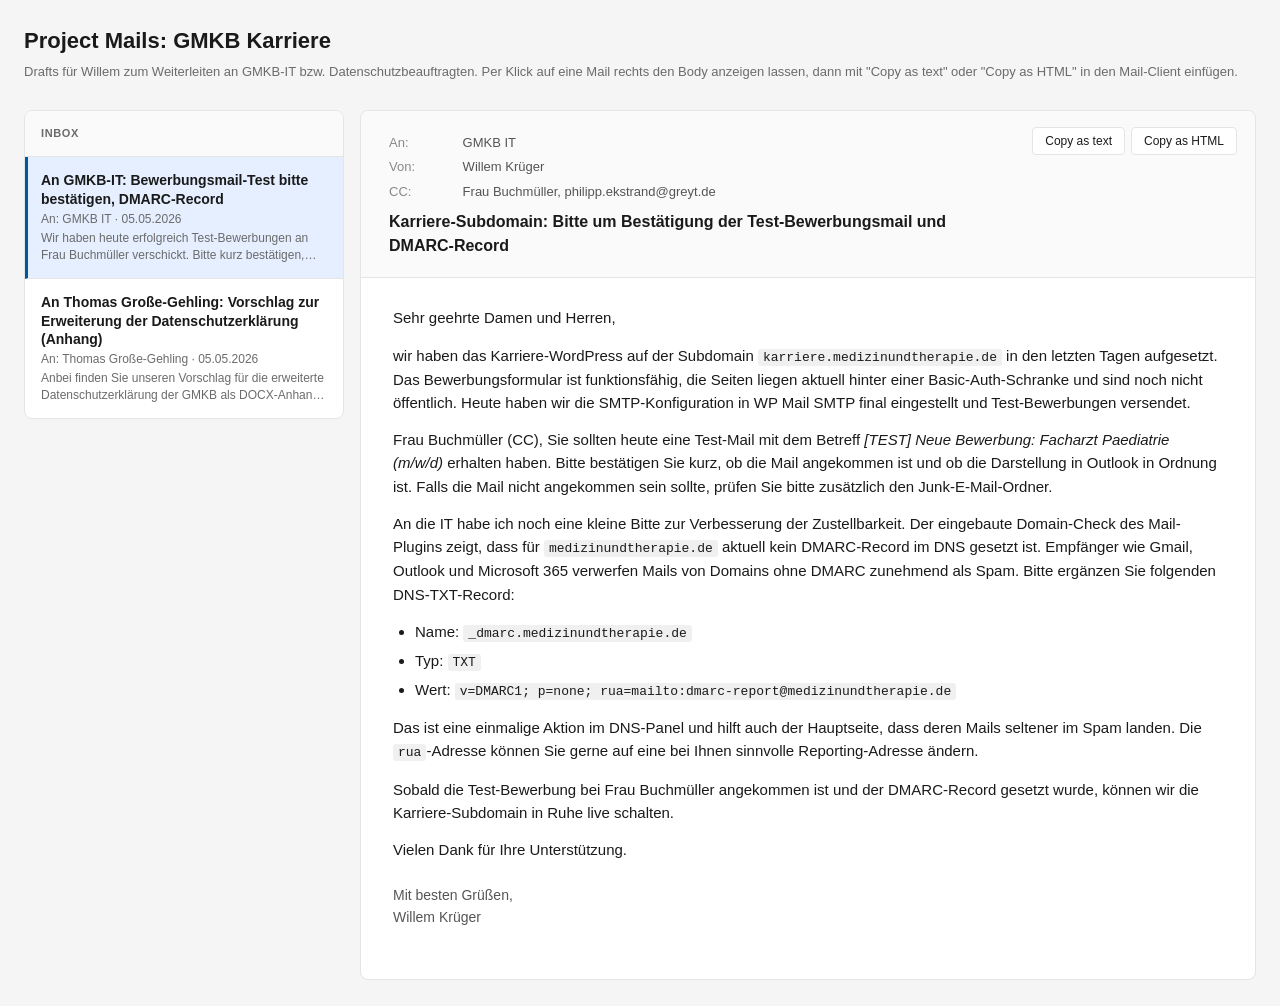
<file: correspondence/index.html>
<!DOCTYPE html>
<html lang="de">
<head>
<meta charset="UTF-8">
<meta name="viewport" content="width=device-width, initial-scale=1.0">
<title>Project Mails: GMKB Karriere</title>
<style>
  :root {
    --bg: #f5f5f5;
    --surface: #fff;
    --border: #e5e5e5;
    --text: #1a1a1a;
    --meta: #6b6b6b;
    --primary: #0058a1;
    --hover: #f0f4fa;
    --active: #e6efff;
  }
  * { box-sizing: border-box; }
  html, body { margin: 0; padding: 0; }
  body {
    font-family: -apple-system, BlinkMacSystemFont, "Segoe UI", Roboto, Helvetica, Arial, sans-serif;
    background: var(--bg);
    color: var(--text);
    line-height: 1.55;
    min-height: 100vh;
  }

  .page-header {
    max-width: 1280px;
    margin: 0 auto;
    padding: 24px 24px 12px;
  }
  .page-header h1 {
    font-size: 22px;
    margin: 0 0 4px 0;
  }
  .page-header p {
    margin: 0;
    color: var(--meta);
    font-size: 13px;
  }

  .inbox {
    max-width: 1280px;
    margin: 16px auto 0;
    padding: 0 24px 32px;
    display: grid;
    grid-template-columns: 320px 1fr;
    gap: 16px;
    min-height: calc(100vh - 120px);
  }
  @media (max-width: 720px) {
    .inbox { grid-template-columns: 1fr; }
  }

  .mail-list {
    background: var(--surface);
    border: 1px solid var(--border);
    border-radius: 8px;
    overflow: hidden;
    height: fit-content;
    position: sticky;
    top: 16px;
  }
  .mail-list h2 {
    font-size: 11px;
    text-transform: uppercase;
    letter-spacing: 0.6px;
    color: var(--meta);
    padding: 14px 16px;
    margin: 0;
    border-bottom: 1px solid var(--border);
    background: #fafafa;
  }
  .mail-list-button {
    display: block;
    width: 100%;
    text-align: left;
    background: none;
    border: none;
    padding: 14px 16px;
    cursor: pointer;
    font-family: inherit;
    color: var(--text);
    border-bottom: 1px solid var(--border);
    transition: background 0.12s;
  }
  .mail-list-button:last-child { border-bottom: none; }
  .mail-list-button:hover { background: var(--hover); }
  .mail-list-button.active {
    background: var(--active);
    border-left: 3px solid var(--primary);
    padding-left: 13px;
  }
  .mail-list-button .ml-subject {
    display: block;
    font-weight: 600;
    font-size: 14px;
    color: var(--text);
    margin-bottom: 3px;
    line-height: 1.35;
  }
  .mail-list-button .ml-meta {
    display: block;
    font-size: 12px;
    color: var(--meta);
    margin-bottom: 4px;
  }
  .mail-list-button .ml-preview {
    display: block;
    font-size: 12px;
    color: var(--meta);
    line-height: 1.4;
    overflow: hidden;
    text-overflow: ellipsis;
    display: -webkit-box;
    -webkit-line-clamp: 2;
    -webkit-box-orient: vertical;
  }

  .mail-pane {
    background: var(--surface);
    border: 1px solid var(--border);
    border-radius: 8px;
    overflow: hidden;
  }
  .mail-pane > .mail-content { display: none; }
  .mail-pane > .mail-content.active { display: block; }

  .mail-header {
    border-bottom: 1px solid var(--border);
    padding: 18px 28px;
    background: #fafafa;
    font-size: 13px;
    color: #555;
    position: relative;
  }
  .mail-header .row { margin: 4px 0; }
  .mail-header .label {
    display: inline-block;
    width: 70px;
    color: #888;
  }
  .mail-header .subject {
    font-size: 16px;
    color: var(--text);
    font-weight: 600;
    margin-top: 8px;
    padding-right: 240px;
  }
  .copy-actions {
    position: absolute;
    top: 16px;
    right: 18px;
    display: flex;
    gap: 6px;
  }
  .copy-btn {
    background: white;
    border: 1px solid var(--border);
    color: var(--text);
    padding: 6px 12px;
    font-size: 12px;
    font-weight: 500;
    border-radius: 4px;
    cursor: pointer;
    font-family: inherit;
    transition: background 0.15s, border-color 0.15s;
    white-space: nowrap;
  }
  .copy-btn:hover { background: var(--hover); border-color: var(--primary); color: var(--primary); }
  .copy-btn.copied { background: #d1fae5; border-color: #047857; color: #047857; }
  @media (max-width: 720px) {
    .mail-header .subject { padding-right: 0; padding-bottom: 44px; }
    .copy-actions { top: auto; bottom: 12px; right: 18px; }
  }
  .mail-body {
    padding: 28px 32px 36px;
    font-size: 15px;
    color: var(--text);
  }
  .mail-body p { margin: 0 0 14px; }
  .mail-body h2 {
    font-size: 15px;
    font-weight: 700;
    margin: 22px 0 8px;
    border-bottom: 1px solid var(--border);
    padding-bottom: 4px;
  }
  .mail-body h3 {
    font-size: 14px;
    font-weight: 700;
    margin: 16px 0 6px;
  }
  .mail-body ul, .mail-body ol {
    margin: 0 0 14px;
    padding-left: 22px;
  }
  .mail-body li { margin: 5px 0; }
  .mail-body a { color: var(--primary); }
  .mail-body code {
    font-family: ui-monospace, "SF Mono", Menlo, monospace;
    background: #f0f0f0;
    padding: 1px 5px;
    border-radius: 3px;
    font-size: 13px;
  }
  .mail-body .signature {
    margin-top: 24px;
    color: #555;
    font-size: 14px;
  }
</style>
</head>
<body>

<header class="page-header">
  <h1>Project Mails: GMKB Karriere</h1>
  <p>Drafts für Willem zum Weiterleiten an GMKB-IT bzw. Datenschutzbeauftragten. Per Klick auf eine Mail rechts den Body anzeigen lassen, dann mit "Copy as text" oder "Copy as HTML" in den Mail-Client einfügen.</p>
</header>

<div class="inbox">

  <aside class="mail-list" role="tablist" aria-label="GMKB Karriere Mails">
    <h2>Inbox</h2>

    <button class="mail-list-button active" role="tab" data-mail="an-it-smtp-2026-05-05" aria-selected="true">
      <span class="ml-subject">An GMKB-IT: Bewerbungsmail-Test bitte bestätigen, DMARC-Record</span>
      <span class="ml-meta">An: GMKB IT · 05.05.2026</span>
      <span class="ml-preview">Wir haben heute erfolgreich Test-Bewerbungen an Frau Buchmüller verschickt. Bitte kurz bestätigen, dass die Mail angekommen ist. Außerdem eine kleine Bitte: DMARC-Record im DNS ergänzen, das hilft der Zustellbarkeit ...</span>
    </button>

    <button class="mail-list-button" role="tab" data-mail="an-dsb-vorschlag-2026-05-05" aria-selected="false">
      <span class="ml-subject">An Thomas Große-Gehling: Vorschlag zur Erweiterung der Datenschutzerklärung (Anhang)</span>
      <span class="ml-meta">An: Thomas Große-Gehling · 05.05.2026</span>
      <span class="ml-preview">Anbei finden Sie unseren Vorschlag für die erweiterte Datenschutzerklärung der GMKB als DOCX-Anhang. Die bestehende Erklärung der Hauptdomain wurde übernommen und um die neuen Karriere-Themen ergänzt ...</span>
    </button>

  </aside>

  <main class="mail-pane">

    <article class="mail-content active" data-mail-id="an-it-smtp-2026-05-05" role="tabpanel">
      <div class="mail-header">
        <div class="copy-actions">
          <button class="copy-btn" data-copy-target="an-it-smtp-2026-05-05" data-copy-format="text">Copy as text</button>
          <button class="copy-btn" data-copy-target="an-it-smtp-2026-05-05" data-copy-format="html">Copy as HTML</button>
        </div>
        <div class="row"><span class="label">An:</span> GMKB IT</div>
        <div class="row"><span class="label">Von:</span> Willem Krüger</div>
        <div class="row"><span class="label">CC:</span> Frau Buchmüller, philipp.ekstrand@greyt.de</div>
        <div class="subject">Karriere-Subdomain: Bitte um Bestätigung der Test-Bewerbungsmail und DMARC-Record</div>
      </div>

      <div class="mail-body">

        <p>Sehr geehrte Damen und Herren,</p>

        <p>wir haben das Karriere-WordPress auf der Subdomain <code>karriere.medizinundtherapie.de</code> in den letzten Tagen aufgesetzt. Das Bewerbungsformular ist funktionsfähig, die Seiten liegen aktuell hinter einer Basic-Auth-Schranke und sind noch nicht öffentlich. Heute haben wir die SMTP-Konfiguration in WP Mail SMTP final eingestellt und Test-Bewerbungen versendet.</p>

        <p>Frau Buchmüller (CC), Sie sollten heute eine Test-Mail mit dem Betreff <em>[TEST] Neue Bewerbung: Facharzt Paediatrie (m/w/d)</em> erhalten haben. Bitte bestätigen Sie kurz, ob die Mail angekommen ist und ob die Darstellung in Outlook in Ordnung ist. Falls die Mail nicht angekommen sein sollte, prüfen Sie bitte zusätzlich den Junk-E-Mail-Ordner.</p>

        <p>An die IT habe ich noch eine kleine Bitte zur Verbesserung der Zustellbarkeit. Der eingebaute Domain-Check des Mail-Plugins zeigt, dass für <code>medizinundtherapie.de</code> aktuell kein DMARC-Record im DNS gesetzt ist. Empfänger wie Gmail, Outlook und Microsoft 365 verwerfen Mails von Domains ohne DMARC zunehmend als Spam. Bitte ergänzen Sie folgenden DNS-TXT-Record:</p>

        <ul>
          <li>Name: <code>_dmarc.medizinundtherapie.de</code></li>
          <li>Typ: <code>TXT</code></li>
          <li>Wert: <code>v=DMARC1; p=none; rua=mailto:dmarc-report@medizinundtherapie.de</code></li>
        </ul>

        <p>Das ist eine einmalige Aktion im DNS-Panel und hilft auch der Hauptseite, dass deren Mails seltener im Spam landen. Die <code>rua</code>-Adresse können Sie gerne auf eine bei Ihnen sinnvolle Reporting-Adresse ändern.</p>

        <p>Sobald die Test-Bewerbung bei Frau Buchmüller angekommen ist und der DMARC-Record gesetzt wurde, können wir die Karriere-Subdomain in Ruhe live schalten.</p>

        <p>Vielen Dank für Ihre Unterstützung.</p>

        <p class="signature">
          Mit besten Grüßen,<br>
          Willem Krüger
        </p>

      </div>
    </article>


    <article class="mail-content" data-mail-id="an-dsb-vorschlag-2026-05-05" role="tabpanel">
      <div class="mail-header">
        <div class="copy-actions">
          <button class="copy-btn" data-copy-target="an-dsb-vorschlag-2026-05-05" data-copy-format="text">Copy as text</button>
          <button class="copy-btn" data-copy-target="an-dsb-vorschlag-2026-05-05" data-copy-format="html">Copy as HTML</button>
        </div>
        <div class="row"><span class="label">An:</span> Thomas Große-Gehling</div>
        <div class="row"><span class="label">Von:</span> Willem Krüger</div>
        <div class="row"><span class="label">CC:</span> philipp.ekstrand@greyt.de</div>
        <div class="row"><span class="label">Anhang:</span> <a href="GMKB-Datenschutzerklaerung-Entwurf-Mai-2026.docx" download>GMKB-Datenschutzerklaerung-Entwurf-Mai-2026.docx</a></div>
        <div class="subject">Vorschlag zur Erweiterung der Datenschutzerklärung wegen Karriere-Subdomain</div>
      </div>

      <div class="mail-body">

        <p>Sehr geehrter Herr Große-Gehling,</p>

        <p>wir setzen aktuell die Recruiting-Landingpages der GMKB auf einer eigenen Subdomain (<code>karriere.medizinundtherapie.de</code>) auf, getrennt von der Hauptseite. Auf den Seiten werden ein Bewerbungsformular, eine eingebettete Standortkarte (Google Maps) und ein eingebettetes Vimeo-Video angeboten; nach explizitem Cookie-Consent zusätzlich Google Tag Manager und Google Ads Conversion Tracking. Damit wir live gehen können, muss die <a href="https://www.medizinundtherapie.de/rechtliche-hinweise/datenschutz/">bestehende Datenschutzerklärung</a> entsprechend erweitert werden.</p>

        <p>Im Anhang finden Sie unseren vollständigen Vorschlag als Word-Dokument. Wir haben Ihre bestehende Datenschutzerklärung als Grundlage genommen, den Aufbau und die DSG-EKD-Bezüge unverändert übernommen und die neuen Themen an den passenden Stellen ergänzt. Die wesentlichen Erweiterungen betreffen:</p>

        <ul>
          <li>Geltungsbereich auf die Karriere-Subdomain ausgedehnt (Vorbemerkungen)</li>
          <li>Cookies und Cookie-Consent-Tool (neuer Punkt A.10)</li>
          <li>Bewerbungsformular auf der Karriere-Subdomain (neuer Punkt A.11, mit AGG-konformer Speicherdauer)</li>
          <li>Drittdienste auf der Karriere-Subdomain: Google Tag Manager, Google Ads Conversion Tracking, Google Consent Mode v2, Google Maps und Vimeo (neuer Punkt A.12)</li>
          <li>Drittländer-Hinweis (Punkt A.6) um die USA-Übermittlung nach Einwilligung erweitert</li>
          <li>Speicherdauer und Pflicht zur Bereitstellung an die Bewerbungsverarbeitung angepasst (Punkte A.7 und A.8)</li>
        </ul>

        <p>Die Erweiterungen sind so formuliert, dass sie sowohl der DSGVO als auch dem DSG-EKD genügen und die Sie-Form sowie der Stil Ihrer bestehenden Erklärung beibehalten wurden. Bitte prüfen Sie den Entwurf und geben Sie mir gerne Anmerkungen oder Korrekturen zurück. Sobald Sie freigegeben haben, übernehmen wir die finale Fassung in das CMS.</p>

        <p>Zwei Punkte zum gemeinsamen Verständnis, die parallel laufen sollten:</p>

        <ul>
          <li>Im DNS sollte für <code>medizinundtherapie.de</code> ein DMARC-Record ergänzt werden, das hat unsere IT bereits angefragt bekommen. Das ist datenschutzseitig nicht zwingend, verbessert aber die E-Mail-Zustellbarkeit deutlich.</li>
          <li>Im Google-Ads-Konto sind vor dem Go-Live des Trackings die <em>Google Ads Data Processing Terms</em> aktiv anzunehmen. Das ist eine Aktion in den Einstellungen des GMKB-Google-Ads-Kontos und nimmt zwei Klicks in Anspruch. Wir unterstützen Sie gerne dabei.</li>
        </ul>

        <p>Bei Rückfragen erreichen Sie mich jederzeit. Vielen Dank für Ihre Prüfung.</p>

        <p class="signature">
          Mit besten Grüßen,<br>
          Willem Krüger
        </p>

      </div>
    </article>

    <!-- Weitere Mails als zusätzliche <article class="mail-content" data-mail-id="..."> ergänzen, dazu einen passenden <button class="mail-list-button"> in der Sidebar. -->

  </main>

</div>

<script>
  (function () {
    const buttons = document.querySelectorAll('.mail-list-button');
    const articles = document.querySelectorAll('.mail-content');

    function activate(id) {
      const btn = Array.from(buttons).find(b => b.dataset.mail === id);
      const art = Array.from(articles).find(a => a.dataset.mailId === id);
      if (!btn || !art) return false;
      buttons.forEach(b => {
        const active = b === btn;
        b.classList.toggle('active', active);
        b.setAttribute('aria-selected', active ? 'true' : 'false');
      });
      articles.forEach(a => a.classList.toggle('active', a === art));
      return true;
    }

    buttons.forEach(btn => {
      btn.addEventListener('click', () => {
        const id = btn.dataset.mail;
        if (activate(id)) {
          history.replaceState(null, '', '#' + id);
          if (window.innerWidth <= 720) {
            document.querySelector('.mail-pane').scrollIntoView({ behavior: 'smooth' });
          }
        }
      });
    });

    window.addEventListener('hashchange', () => {
      const id = location.hash.replace(/^#/, '');
      if (id) activate(id);
    });

    const initial = location.hash.replace(/^#/, '');
    if (initial) activate(initial);

    document.querySelectorAll('.copy-btn').forEach(btn => {
      btn.addEventListener('click', async () => {
        const targetId = btn.dataset.copyTarget;
        const format = btn.dataset.copyFormat;
        const article = document.querySelector(`.mail-content[data-mail-id="${targetId}"]`);
        const body = article && article.querySelector('.mail-body');
        if (!body) return;

        let copied = false;
        try {
          if (format === 'html' && navigator.clipboard && window.ClipboardItem) {
            const html = body.innerHTML;
            const text = body.innerText;
            await navigator.clipboard.write([
              new ClipboardItem({
                'text/html': new Blob([html], { type: 'text/html' }),
                'text/plain': new Blob([text], { type: 'text/plain' }),
              }),
            ]);
            copied = true;
          } else {
            await navigator.clipboard.writeText(body.innerText);
            copied = true;
          }
        } catch (err) {
          try {
            const range = document.createRange();
            range.selectNodeContents(body);
            const sel = window.getSelection();
            sel.removeAllRanges();
            sel.addRange(range);
            document.execCommand('copy');
            sel.removeAllRanges();
            copied = true;
          } catch (_) {
            console.error('Copy failed', err);
          }
        }

        if (copied) {
          const orig = btn.textContent;
          btn.textContent = '✓ Kopiert';
          btn.classList.add('copied');
          setTimeout(() => {
            btn.textContent = orig;
            btn.classList.remove('copied');
          }, 1800);
        }
      });
    });
  })();
</script>

</body>
</html>
</file>
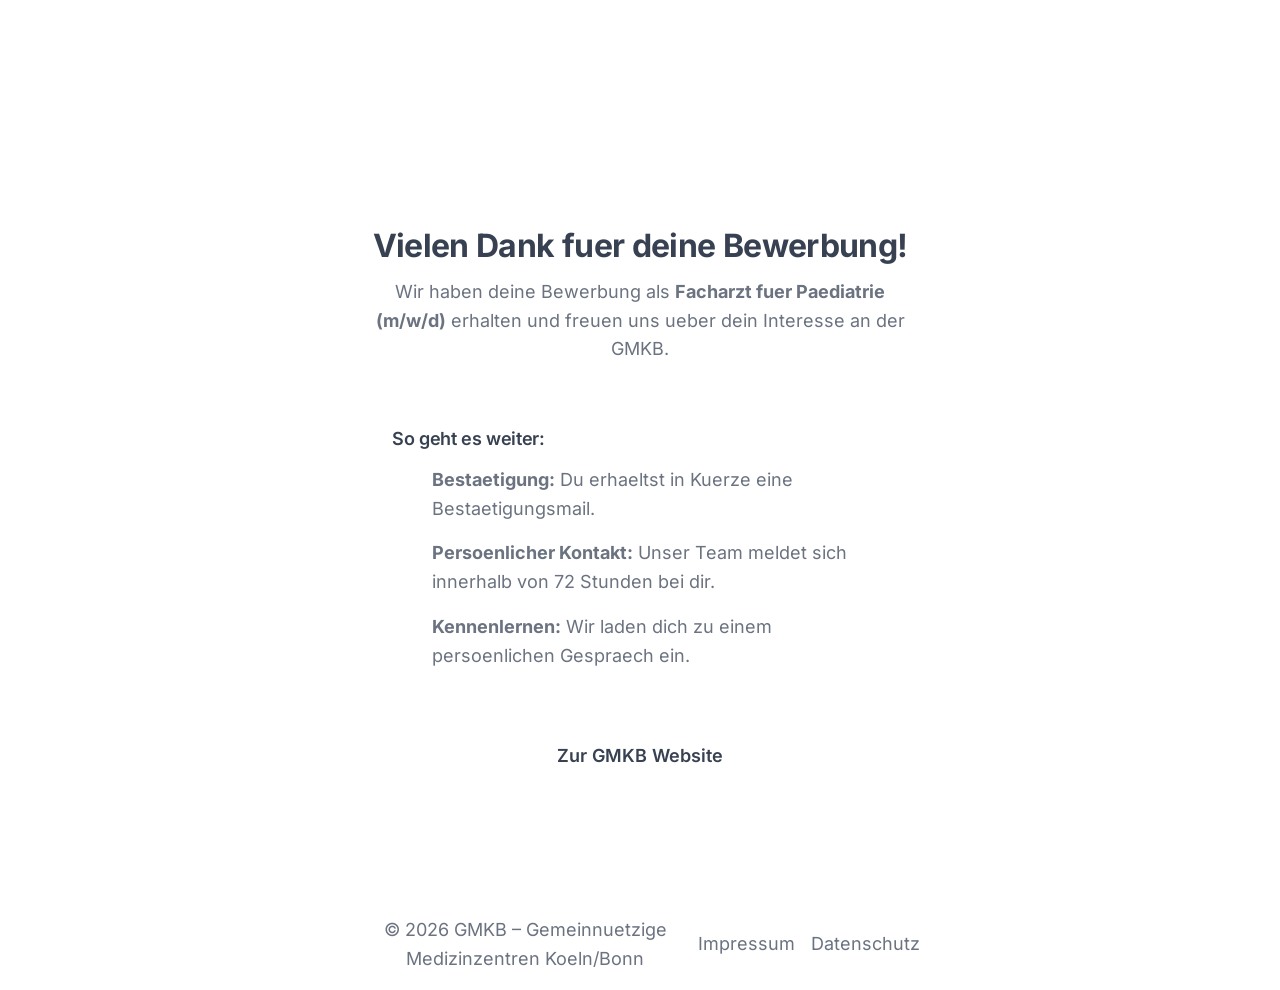
<file: pages/danke/index.html>
<!DOCTYPE html>
<html lang="de">
<head>
  <meta charset="UTF-8">
  <meta name="viewport" content="width=device-width, initial-scale=1.0">

  <!-- SEO Meta Tags -->
  <title>Bewerbung erhalten – GMKB Medizinzentren Koeln/Bonn</title>
  <meta name="description" content="Vielen Dank fuer deine Bewerbung bei der GMKB. Wir melden uns innerhalb von 72 Stunden bei dir.">
  <meta name="robots" content="noindex, nofollow">

  <!-- Preload Fonts -->
  <link rel="preload" href="../../assets/fonts/inter-latin.woff2" as="font" type="font/woff2" crossorigin>

  <!-- Google Tag Manager (wird nach Cookie-Consent aktiviert) -->
  <!-- <script>(function(w,d,s,l,i){w[l]=w[l]||[];w[l].push({'gtm.start':
  new Date().getTime(),event:'gtm.js'});var f=d.getElementsByTagName(s)[0],
  j=d.createElement(s),dl=l!='dataLayer'?'&l='+l:'';j.async=true;j.src=
  'https://www.googletagmanager.com/gtm.js?id='+i+dl;f.parentNode.insertBefore(j,f);
  })(window,document,'script','dataLayer','GTM-XXXXXXX');</script> -->
  <script>window.dataLayer = window.dataLayer || [];</script>

  <!-- Google Consent Mode v2 – Default States -->
  <script>
    window.dataLayer.push('consent', 'default', {
      'ad_storage': 'denied',
      'ad_user_data': 'denied',
      'ad_personalization': 'denied',
      'analytics_storage': 'denied',
      'functionality_storage': 'granted',
      'personalization_storage': 'denied',
      'security_storage': 'granted',
      'wait_for_update': 500
    });
  </script>

  <!-- Conversion Tracking Event -->
  <script>
    window.dataLayer.push({
      event: 'conversion_bewerbung',
      conversionType: 'bewerbung_paediatrie'
    });
  </script>

  <!-- Styles -->
  <link rel="stylesheet" href="../../assets/css/base.css">
  <link rel="stylesheet" href="styles.css">
</head>
<body>

  <!-- Google Tag Manager (noscript) -->
  <!-- <noscript><iframe src="https://www.googletagmanager.com/ns.html?id=GTM-XXXXXXX" height="0" width="0" style="display:none;visibility:hidden"></iframe></noscript> -->

  <main class="danke">
    <div class="danke__container">

      <!-- Success Icon -->
      <div class="danke__icon" aria-hidden="true">
        <svg width="80" height="80" viewBox="0 0 80 80" fill="none" xmlns="http://www.w3.org/2000/svg">
          <circle cx="40" cy="40" r="40" fill="var(--color-primary)" opacity="0.1"/>
          <circle cx="40" cy="40" r="30" fill="var(--color-primary)" opacity="0.15"/>
          <path d="M28 40.5L36 48.5L52 32.5" stroke="var(--color-primary)" stroke-width="3.5" stroke-linecap="round" stroke-linejoin="round"/>
        </svg>
      </div>

      <!-- Content -->
      <h1 class="danke__heading">Vielen Dank fuer deine Bewerbung!</h1>
      <p class="danke__text">
        Wir haben deine Bewerbung als <strong>Facharzt fuer Paediatrie (m/w/d)</strong> erhalten
        und freuen uns ueber dein Interesse an der GMKB.
      </p>

      <!-- Next Steps -->
      <div class="danke__steps">
        <h2 class="danke__steps-heading">So geht es weiter:</h2>
        <ol class="danke__steps-list">
          <li>
            <strong>Bestaetigung:</strong> Du erhaeltst in Kuerze eine Bestaetigungsmail.
          </li>
          <li>
            <strong>Persoenlicher Kontakt:</strong> Unser Team meldet sich innerhalb von 72 Stunden bei dir.
          </li>
          <li>
            <strong>Kennenlernen:</strong> Wir laden dich zu einem persoenlichen Gespraech ein.
          </li>
        </ol>
      </div>

      <!-- CTA -->
      <div class="danke__actions">
        <a href="https://medizinundtherapie.de" class="btn btn--outline danke__btn">
          Zur GMKB Website
        </a>
      </div>

    </div>
  </main>

  <!-- Minimal Footer -->
  <footer class="danke-footer">
    <div class="danke-footer__inner">
      <span>&copy; 2026 GMKB &ndash; Gemeinnuetzige Medizinzentren Koeln/Bonn</span>
      <nav class="danke-footer__nav" aria-label="Rechtliches">
        <a href="https://medizinundtherapie.de/impressum/">Impressum</a>
        <a href="https://medizinundtherapie.de/datenschutz/">Datenschutz</a>
      </nav>
    </div>
  </footer>

</body>
</html>
</file>
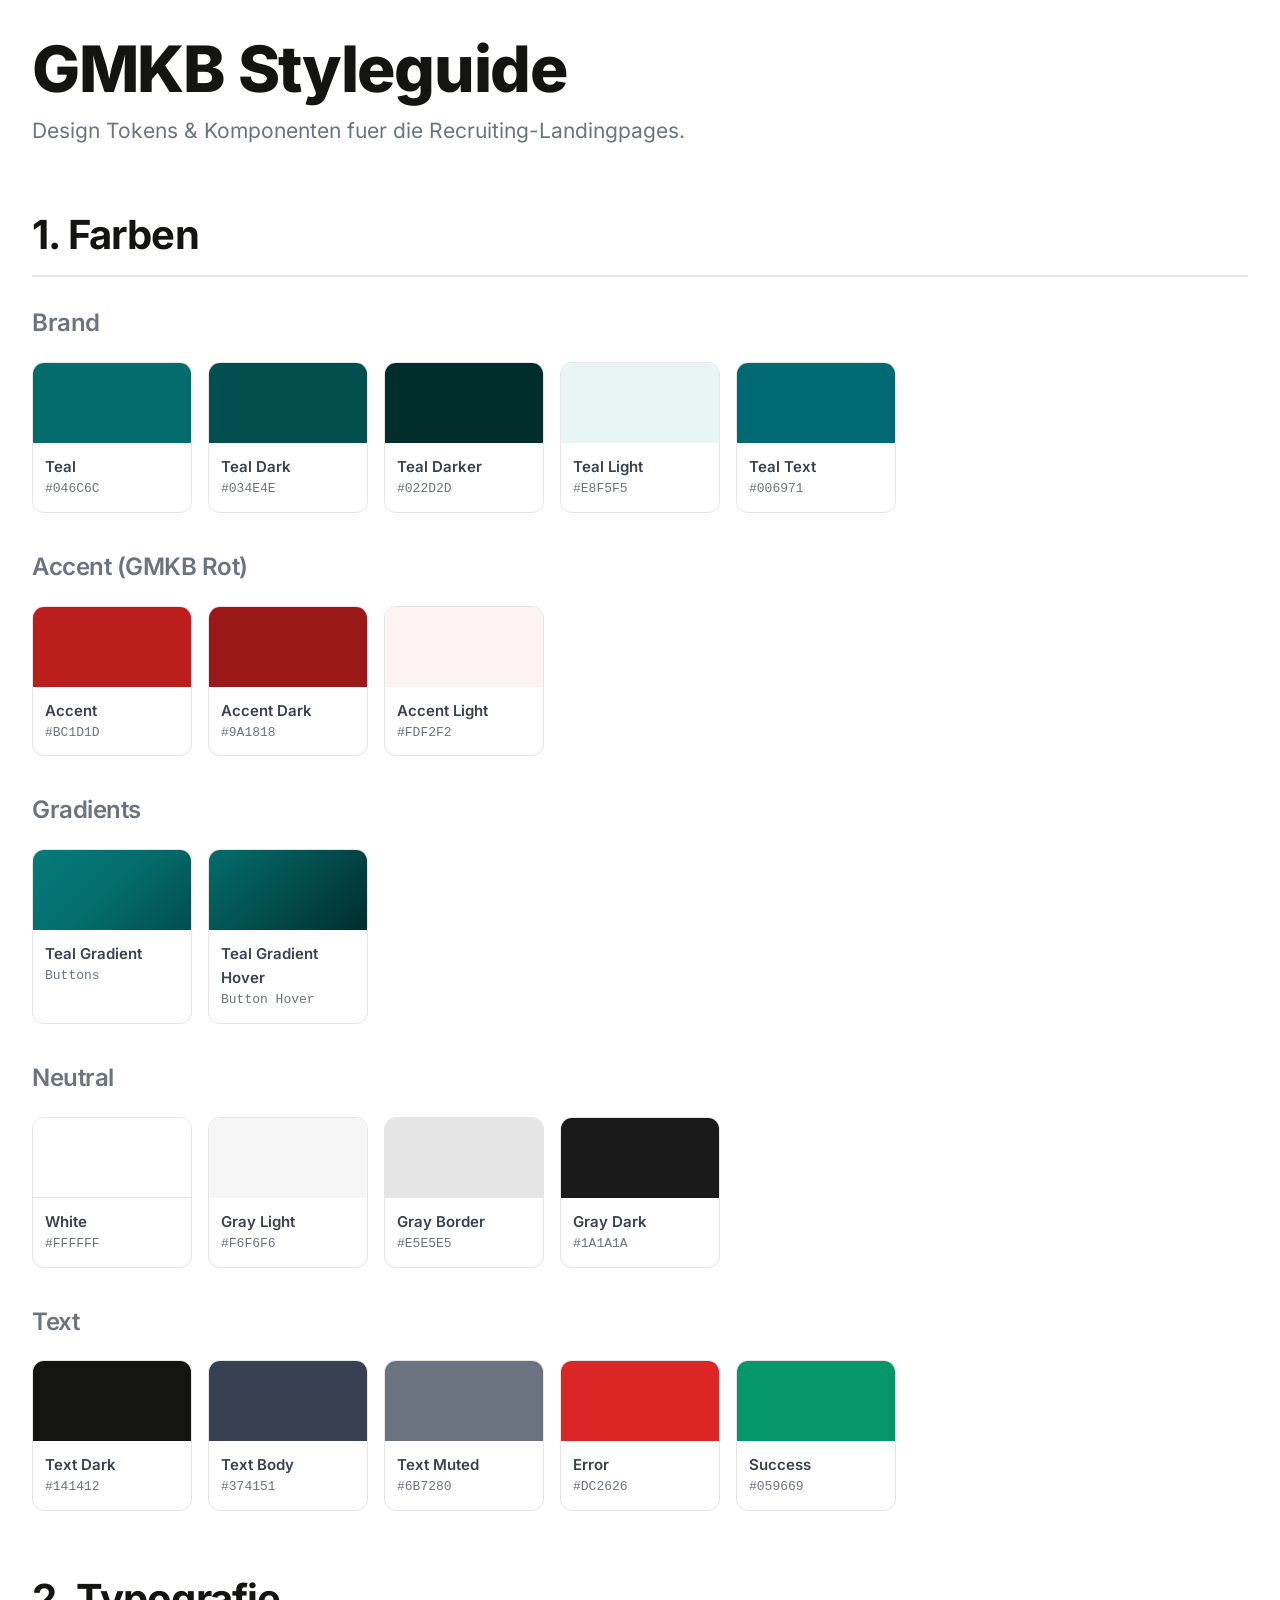
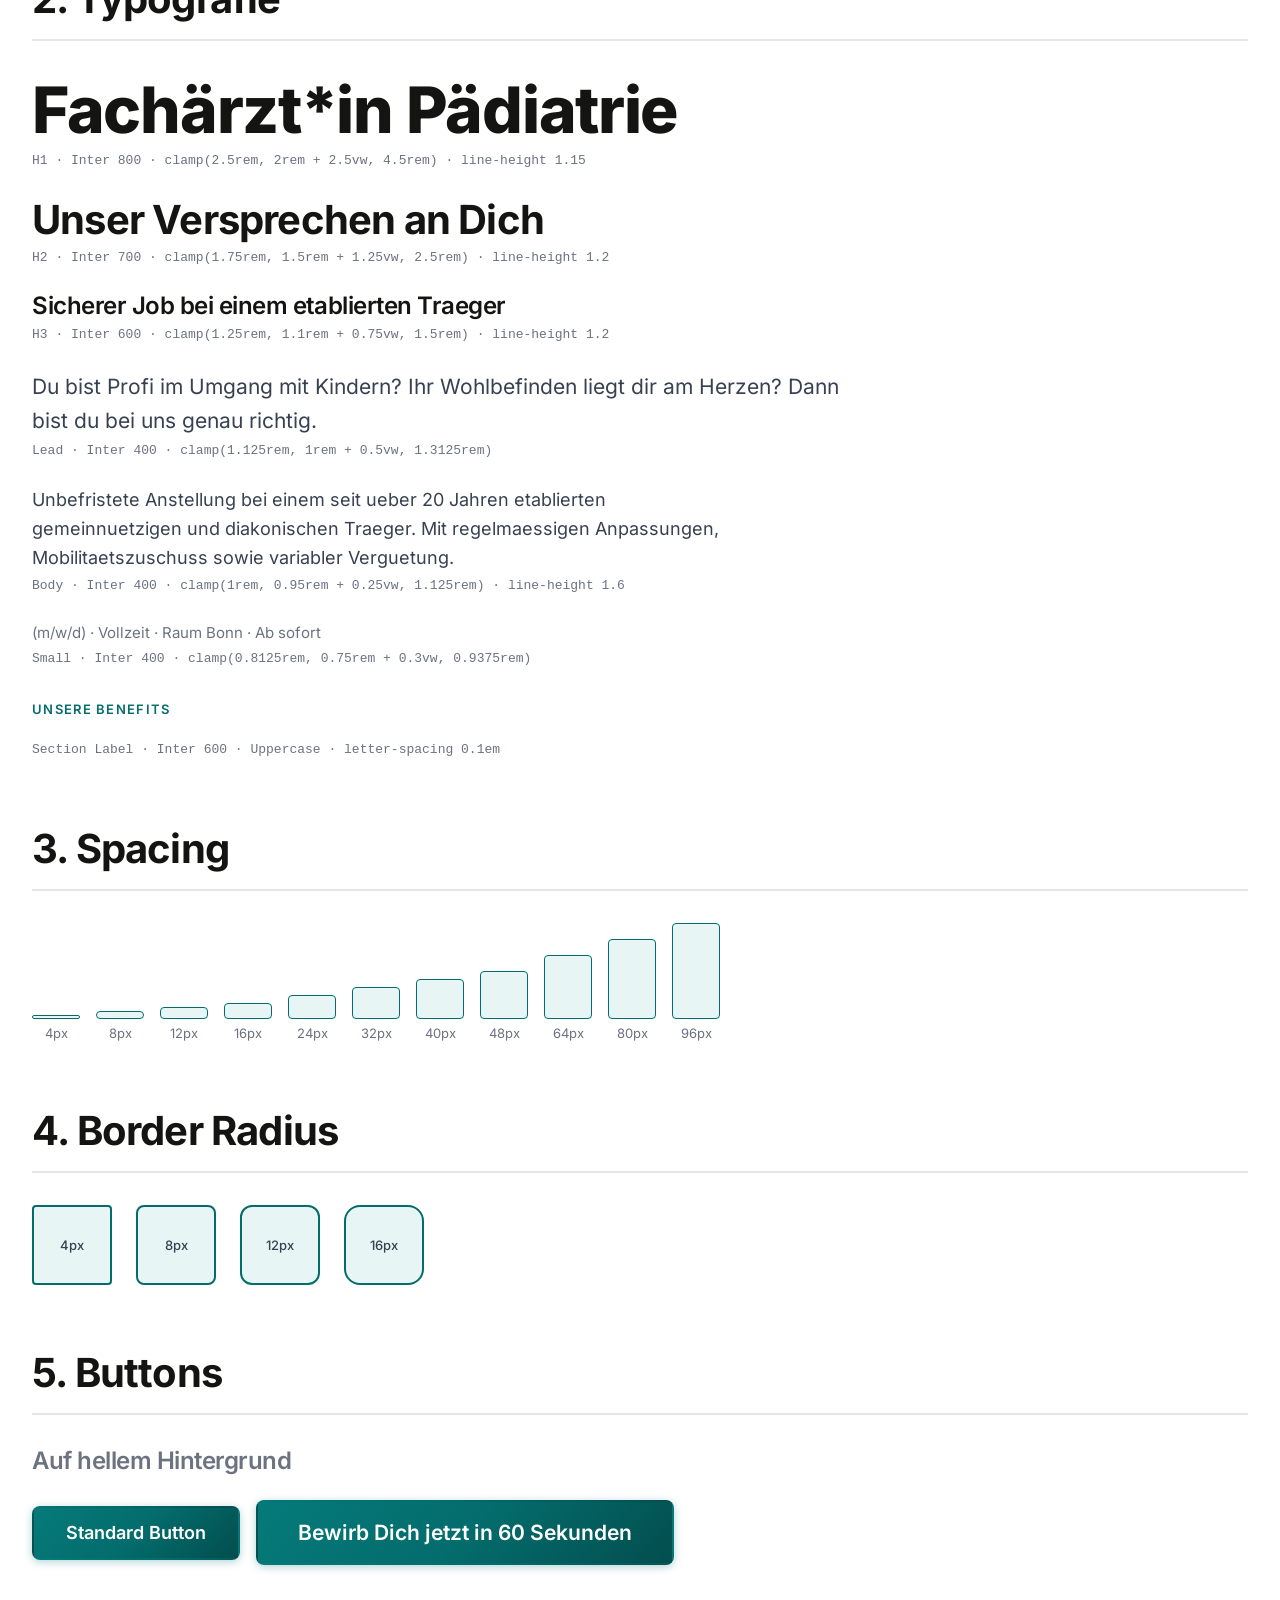
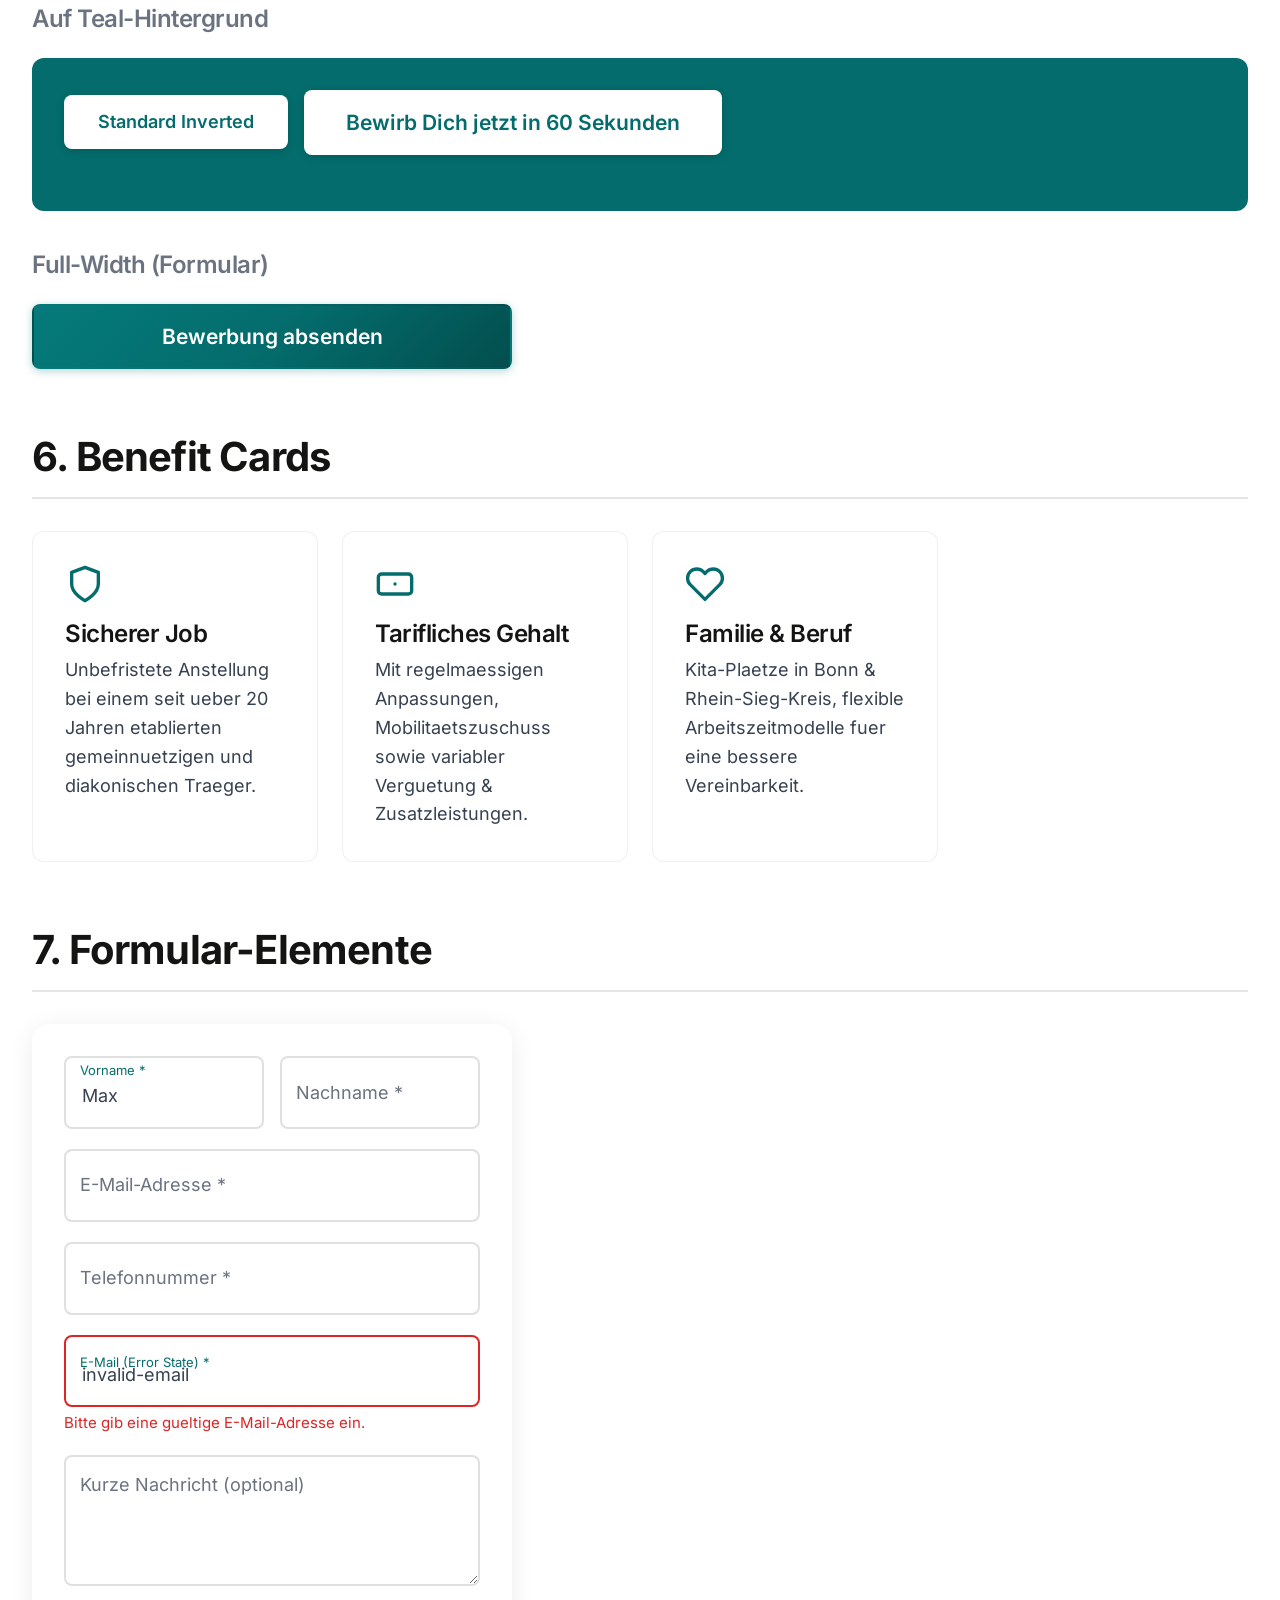
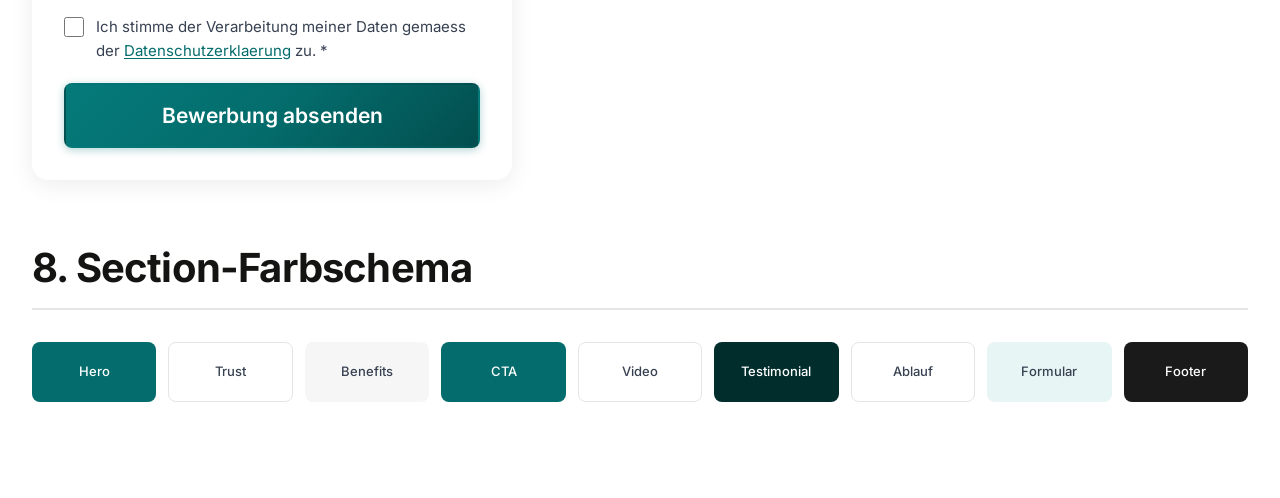
<file: styleguide.html>
<!DOCTYPE html>
<html lang="de">
<head>
  <meta charset="UTF-8">
  <meta name="viewport" content="width=device-width, initial-scale=1.0">
  <title>GMKB Styleguide – Design Tokens &amp; Komponenten</title>
  <link rel="stylesheet" href="assets/css/base.css">
  <style>
    /* Styleguide-specific layout */
    .sg-page { padding: var(--space-8) 0; }
    .sg-section { margin-bottom: var(--space-16); }
    .sg-section__title {
      font-size: var(--font-size-h2);
      font-weight: var(--font-weight-bold);
      margin-bottom: var(--space-8);
      padding-bottom: var(--space-4);
      border-bottom: 2px solid var(--color-gray-border);
    }
    .sg-subsection { margin-bottom: var(--space-10); }
    .sg-subsection__title {
      font-size: var(--font-size-h3);
      font-weight: var(--font-weight-semibold);
      margin-bottom: var(--space-6);
      color: var(--color-text-muted);
    }

    /* Color swatches */
    .sg-colors { display: grid; grid-template-columns: repeat(auto-fill, minmax(160px, 1fr)); gap: var(--space-4); }
    .sg-swatch { border-radius: var(--radius-lg); overflow: hidden; border: 1px solid var(--color-gray-border); }
    .sg-swatch__color { height: 80px; }
    .sg-swatch__info { padding: var(--space-3); }
    .sg-swatch__name { font-size: var(--font-size-sm); font-weight: var(--font-weight-semibold); }
    .sg-swatch__hex { font-size: var(--font-size-xs); color: var(--color-text-muted); font-family: monospace; }

    /* Type samples */
    .sg-type-sample { margin-bottom: var(--space-6); }
    .sg-type-meta { font-size: var(--font-size-xs); color: var(--color-text-muted); font-family: monospace; margin-top: var(--space-1); }

    /* Spacing vis */
    .sg-spacing { display: flex; flex-wrap: wrap; gap: var(--space-4); align-items: flex-end; }
    .sg-space-block { text-align: center; }
    .sg-space-block__bar { background: var(--color-teal-light); border: 1px solid var(--color-teal); border-radius: var(--radius-sm); width: 48px; }
    .sg-space-block__label { font-size: var(--font-size-xs); color: var(--color-text-muted); margin-top: var(--space-1); }

    /* Button row */
    .sg-button-row { display: flex; flex-wrap: wrap; gap: var(--space-4); align-items: center; margin-bottom: var(--space-6); }
    .sg-dark-bg { background: var(--color-teal); padding: var(--space-8); border-radius: var(--radius-lg); }

    /* Cards grid */
    .sg-cards { display: grid; grid-template-columns: repeat(auto-fill, minmax(280px, 1fr)); gap: var(--space-6); }

    /* Form demo */
    .sg-form-demo { max-width: 480px; background: var(--color-white); padding: var(--space-8); border-radius: var(--radius-xl); box-shadow: var(--shadow-lg); }

    /* Section demos */
    .sg-section-demo { display: grid; grid-template-columns: repeat(auto-fill, minmax(120px, 1fr)); gap: var(--space-3); }
    .sg-section-block { height: 60px; border-radius: var(--radius-md); display: flex; align-items: center; justify-content: center; font-size: var(--font-size-xs); font-weight: var(--font-weight-medium); }

    /* Radius demos */
    .sg-radii { display: flex; flex-wrap: wrap; gap: var(--space-6); }
    .sg-radius-demo { width: 80px; height: 80px; background: var(--color-teal-light); border: 2px solid var(--color-teal); display: flex; align-items: center; justify-content: center; font-size: var(--font-size-xs); font-weight: var(--font-weight-medium); }
  </style>
</head>
<body>

<div class="sg-page">
  <div class="container">

    <h1 style="margin-bottom: var(--space-2);">GMKB Styleguide</h1>
    <p class="text-lg" style="color: var(--color-text-muted); margin-bottom: var(--space-16);">
      Design Tokens &amp; Komponenten fuer die Recruiting-Landingpages.
    </p>

    <!-- ============================================ -->
    <!-- COLORS -->
    <!-- ============================================ -->
    <section class="sg-section">
      <h2 class="sg-section__title">1. Farben</h2>

      <div class="sg-subsection">
        <h3 class="sg-subsection__title">Brand</h3>
        <div class="sg-colors">
          <div class="sg-swatch">
            <div class="sg-swatch__color" style="background: #046C6C;"></div>
            <div class="sg-swatch__info"><div class="sg-swatch__name">Teal</div><div class="sg-swatch__hex">#046C6C</div></div>
          </div>
          <div class="sg-swatch">
            <div class="sg-swatch__color" style="background: #034E4E;"></div>
            <div class="sg-swatch__info"><div class="sg-swatch__name">Teal Dark</div><div class="sg-swatch__hex">#034E4E</div></div>
          </div>
          <div class="sg-swatch">
            <div class="sg-swatch__color" style="background: #022D2D;"></div>
            <div class="sg-swatch__info"><div class="sg-swatch__name">Teal Darker</div><div class="sg-swatch__hex">#022D2D</div></div>
          </div>
          <div class="sg-swatch">
            <div class="sg-swatch__color" style="background: #E8F5F5;"></div>
            <div class="sg-swatch__info"><div class="sg-swatch__name">Teal Light</div><div class="sg-swatch__hex">#E8F5F5</div></div>
          </div>
          <div class="sg-swatch">
            <div class="sg-swatch__color" style="background: #006971;"></div>
            <div class="sg-swatch__info"><div class="sg-swatch__name">Teal Text</div><div class="sg-swatch__hex">#006971</div></div>
          </div>
        </div>
      </div>

      <div class="sg-subsection">
        <h3 class="sg-subsection__title">Accent (GMKB Rot)</h3>
        <div class="sg-colors">
          <div class="sg-swatch">
            <div class="sg-swatch__color" style="background: #BC1D1D;"></div>
            <div class="sg-swatch__info"><div class="sg-swatch__name">Accent</div><div class="sg-swatch__hex">#BC1D1D</div></div>
          </div>
          <div class="sg-swatch">
            <div class="sg-swatch__color" style="background: #9A1818;"></div>
            <div class="sg-swatch__info"><div class="sg-swatch__name">Accent Dark</div><div class="sg-swatch__hex">#9A1818</div></div>
          </div>
          <div class="sg-swatch">
            <div class="sg-swatch__color" style="background: #FDF2F2;"></div>
            <div class="sg-swatch__info"><div class="sg-swatch__name">Accent Light</div><div class="sg-swatch__hex">#FDF2F2</div></div>
          </div>
        </div>
      </div>

      <div class="sg-subsection">
        <h3 class="sg-subsection__title">Gradients</h3>
        <div class="sg-colors">
          <div class="sg-swatch">
            <div class="sg-swatch__color" style="background: linear-gradient(135deg, #057A7A 0%, #046C6C 50%, #034E4E 100%);"></div>
            <div class="sg-swatch__info"><div class="sg-swatch__name">Teal Gradient</div><div class="sg-swatch__hex">Buttons</div></div>
          </div>
          <div class="sg-swatch">
            <div class="sg-swatch__color" style="background: linear-gradient(135deg, #046C6C 0%, #034E4E 50%, #022D2D 100%);"></div>
            <div class="sg-swatch__info"><div class="sg-swatch__name">Teal Gradient Hover</div><div class="sg-swatch__hex">Button Hover</div></div>
          </div>
        </div>
      </div>

      <div class="sg-subsection">
        <h3 class="sg-subsection__title">Neutral</h3>
        <div class="sg-colors">
          <div class="sg-swatch">
            <div class="sg-swatch__color" style="background: #FFFFFF; border-bottom: 1px solid #E5E5E5;"></div>
            <div class="sg-swatch__info"><div class="sg-swatch__name">White</div><div class="sg-swatch__hex">#FFFFFF</div></div>
          </div>
          <div class="sg-swatch">
            <div class="sg-swatch__color" style="background: #F6F6F6;"></div>
            <div class="sg-swatch__info"><div class="sg-swatch__name">Gray Light</div><div class="sg-swatch__hex">#F6F6F6</div></div>
          </div>
          <div class="sg-swatch">
            <div class="sg-swatch__color" style="background: #E5E5E5;"></div>
            <div class="sg-swatch__info"><div class="sg-swatch__name">Gray Border</div><div class="sg-swatch__hex">#E5E5E5</div></div>
          </div>
          <div class="sg-swatch">
            <div class="sg-swatch__color" style="background: #1A1A1A;"></div>
            <div class="sg-swatch__info"><div class="sg-swatch__name">Gray Dark</div><div class="sg-swatch__hex">#1A1A1A</div></div>
          </div>
        </div>
      </div>

      <div class="sg-subsection">
        <h3 class="sg-subsection__title">Text</h3>
        <div class="sg-colors">
          <div class="sg-swatch">
            <div class="sg-swatch__color" style="background: #141412;"></div>
            <div class="sg-swatch__info"><div class="sg-swatch__name">Text Dark</div><div class="sg-swatch__hex">#141412</div></div>
          </div>
          <div class="sg-swatch">
            <div class="sg-swatch__color" style="background: #374151;"></div>
            <div class="sg-swatch__info"><div class="sg-swatch__name">Text Body</div><div class="sg-swatch__hex">#374151</div></div>
          </div>
          <div class="sg-swatch">
            <div class="sg-swatch__color" style="background: #6B7280;"></div>
            <div class="sg-swatch__info"><div class="sg-swatch__name">Text Muted</div><div class="sg-swatch__hex">#6B7280</div></div>
          </div>
          <div class="sg-swatch">
            <div class="sg-swatch__color" style="background: #DC2626;"></div>
            <div class="sg-swatch__info"><div class="sg-swatch__name">Error</div><div class="sg-swatch__hex">#DC2626</div></div>
          </div>
          <div class="sg-swatch">
            <div class="sg-swatch__color" style="background: #059669;"></div>
            <div class="sg-swatch__info"><div class="sg-swatch__name">Success</div><div class="sg-swatch__hex">#059669</div></div>
          </div>
        </div>
      </div>
    </section>

    <!-- ============================================ -->
    <!-- TYPOGRAPHY -->
    <!-- ============================================ -->
    <section class="sg-section">
      <h2 class="sg-section__title">2. Typografie</h2>

      <div class="sg-type-sample">
        <h1>Fachärzt*in Pädiatrie</h1>
        <div class="sg-type-meta">H1 · Inter 800 · clamp(2.5rem, 2rem + 2.5vw, 4.5rem) · line-height 1.15</div>
      </div>

      <div class="sg-type-sample">
        <h2>Unser Versprechen an Dich</h2>
        <div class="sg-type-meta">H2 · Inter 700 · clamp(1.75rem, 1.5rem + 1.25vw, 2.5rem) · line-height 1.2</div>
      </div>

      <div class="sg-type-sample">
        <h3>Sicherer Job bei einem etablierten Traeger</h3>
        <div class="sg-type-meta">H3 · Inter 600 · clamp(1.25rem, 1.1rem + 0.75vw, 1.5rem) · line-height 1.2</div>
      </div>

      <div class="sg-type-sample">
        <p class="text-lg">Du bist Profi im Umgang mit Kindern? Ihr Wohlbefinden liegt dir am Herzen? Dann bist du bei uns genau richtig.</p>
        <div class="sg-type-meta">Lead · Inter 400 · clamp(1.125rem, 1rem + 0.5vw, 1.3125rem)</div>
      </div>

      <div class="sg-type-sample">
        <p>Unbefristete Anstellung bei einem seit ueber 20 Jahren etablierten gemeinnuetzigen und diakonischen Traeger. Mit regelmaessigen Anpassungen, Mobilitaetszuschuss sowie variabler Verguetung.</p>
        <div class="sg-type-meta">Body · Inter 400 · clamp(1rem, 0.95rem + 0.25vw, 1.125rem) · line-height 1.6</div>
      </div>

      <div class="sg-type-sample">
        <p class="text-sm" style="color: var(--color-text-muted);">(m/w/d) · Vollzeit · Raum Bonn · Ab sofort</p>
        <div class="sg-type-meta">Small · Inter 400 · clamp(0.8125rem, 0.75rem + 0.3vw, 0.9375rem)</div>
      </div>

      <div class="sg-type-sample">
        <span class="section-label">Unsere Benefits</span>
        <div class="sg-type-meta">Section Label · Inter 600 · Uppercase · letter-spacing 0.1em</div>
      </div>
    </section>

    <!-- ============================================ -->
    <!-- SPACING -->
    <!-- ============================================ -->
    <section class="sg-section">
      <h2 class="sg-section__title">3. Spacing</h2>
      <div class="sg-spacing">
        <div class="sg-space-block"><div class="sg-space-block__bar" style="height: 4px;"></div><div class="sg-space-block__label">4px</div></div>
        <div class="sg-space-block"><div class="sg-space-block__bar" style="height: 8px;"></div><div class="sg-space-block__label">8px</div></div>
        <div class="sg-space-block"><div class="sg-space-block__bar" style="height: 12px;"></div><div class="sg-space-block__label">12px</div></div>
        <div class="sg-space-block"><div class="sg-space-block__bar" style="height: 16px;"></div><div class="sg-space-block__label">16px</div></div>
        <div class="sg-space-block"><div class="sg-space-block__bar" style="height: 24px;"></div><div class="sg-space-block__label">24px</div></div>
        <div class="sg-space-block"><div class="sg-space-block__bar" style="height: 32px;"></div><div class="sg-space-block__label">32px</div></div>
        <div class="sg-space-block"><div class="sg-space-block__bar" style="height: 40px;"></div><div class="sg-space-block__label">40px</div></div>
        <div class="sg-space-block"><div class="sg-space-block__bar" style="height: 48px;"></div><div class="sg-space-block__label">48px</div></div>
        <div class="sg-space-block"><div class="sg-space-block__bar" style="height: 64px;"></div><div class="sg-space-block__label">64px</div></div>
        <div class="sg-space-block"><div class="sg-space-block__bar" style="height: 80px;"></div><div class="sg-space-block__label">80px</div></div>
        <div class="sg-space-block"><div class="sg-space-block__bar" style="height: 96px;"></div><div class="sg-space-block__label">96px</div></div>
      </div>
    </section>

    <!-- ============================================ -->
    <!-- BORDER RADIUS -->
    <!-- ============================================ -->
    <section class="sg-section">
      <h2 class="sg-section__title">4. Border Radius</h2>
      <div class="sg-radii">
        <div class="sg-radius-demo" style="border-radius: 4px;">4px</div>
        <div class="sg-radius-demo" style="border-radius: 8px;">8px</div>
        <div class="sg-radius-demo" style="border-radius: 12px;">12px</div>
        <div class="sg-radius-demo" style="border-radius: 16px;">16px</div>
      </div>
    </section>

    <!-- ============================================ -->
    <!-- BUTTONS -->
    <!-- ============================================ -->
    <section class="sg-section">
      <h2 class="sg-section__title">5. Buttons</h2>

      <div class="sg-subsection">
        <h3 class="sg-subsection__title">Auf hellem Hintergrund</h3>
        <div class="sg-button-row">
          <button class="btn btn--primary">Standard Button</button>
          <button class="btn btn--primary btn--lg">Bewirb Dich jetzt in 60 Sekunden</button>
        </div>
      </div>

      <div class="sg-subsection">
        <h3 class="sg-subsection__title">Auf Teal-Hintergrund</h3>
        <div class="sg-dark-bg">
          <div class="sg-button-row">
            <button class="btn btn--primary-inverted">Standard Inverted</button>
            <button class="btn btn--primary-inverted btn--lg">Bewirb Dich jetzt in 60 Sekunden</button>
          </div>
        </div>
      </div>

      <div class="sg-subsection">
        <h3 class="sg-subsection__title">Full-Width (Formular)</h3>
        <div style="max-width: 480px;">
          <button class="btn btn--primary btn--full btn--lg">Bewerbung absenden</button>
        </div>
      </div>
    </section>

    <!-- ============================================ -->
    <!-- CARDS -->
    <!-- ============================================ -->
    <section class="sg-section">
      <h2 class="sg-section__title">6. Benefit Cards</h2>
      <div class="sg-cards">

        <div class="card">
          <svg class="card__icon" viewBox="0 0 24 24" fill="none" stroke="currentColor" stroke-width="2" stroke-linecap="round" stroke-linejoin="round">
            <path d="M12 22s8-4 8-10V5l-8-3-8 3v7c0 6 8 10 8 10z"/>
          </svg>
          <h3 class="card__title">Sicherer Job</h3>
          <p class="card__text">Unbefristete Anstellung bei einem seit ueber 20 Jahren etablierten gemeinnuetzigen und diakonischen Traeger.</p>
        </div>

        <div class="card">
          <svg class="card__icon" viewBox="0 0 24 24" fill="none" stroke="currentColor" stroke-width="2" stroke-linecap="round" stroke-linejoin="round">
            <rect x="2" y="6" width="20" height="12" rx="2"/><path d="M12 12h.01"/>
          </svg>
          <h3 class="card__title">Tarifliches Gehalt</h3>
          <p class="card__text">Mit regelmaessigen Anpassungen, Mobilitaetszuschuss sowie variabler Verguetung &amp; Zusatzleistungen.</p>
        </div>

        <div class="card">
          <svg class="card__icon" viewBox="0 0 24 24" fill="none" stroke="currentColor" stroke-width="2" stroke-linecap="round" stroke-linejoin="round">
            <path d="M20.84 4.61a5.5 5.5 0 00-7.78 0L12 5.67l-1.06-1.06a5.5 5.5 0 00-7.78 7.78l1.06 1.06L12 21.23l7.78-7.78 1.06-1.06a5.5 5.5 0 000-7.78z"/>
          </svg>
          <h3 class="card__title">Familie &amp; Beruf</h3>
          <p class="card__text">Kita-Plaetze in Bonn &amp; Rhein-Sieg-Kreis, flexible Arbeitszeitmodelle fuer eine bessere Vereinbarkeit.</p>
        </div>

      </div>
    </section>

    <!-- ============================================ -->
    <!-- FORM -->
    <!-- ============================================ -->
    <section class="sg-section">
      <h2 class="sg-section__title">7. Formular-Elemente</h2>

      <div class="sg-form-demo">

        <div style="display: grid; grid-template-columns: 1fr 1fr; gap: var(--space-4); margin-bottom: 0;">
          <div class="form-group">
            <input type="text" class="form-input" placeholder=" " value="Max">
            <label class="form-label">Vorname *</label>
          </div>
          <div class="form-group">
            <input type="text" class="form-input" placeholder=" ">
            <label class="form-label">Nachname *</label>
          </div>
        </div>

        <div class="form-group">
          <input type="email" class="form-input" placeholder=" ">
          <label class="form-label">E-Mail-Adresse *</label>
        </div>

        <div class="form-group">
          <input type="tel" class="form-input" placeholder=" ">
          <label class="form-label">Telefonnummer *</label>
        </div>

        <div class="form-group form-group--error">
          <input type="email" class="form-input form-input--error" placeholder=" " value="invalid-email">
          <label class="form-label">E-Mail (Error State) *</label>
          <span class="form-error">Bitte gib eine gueltige E-Mail-Adresse ein.</span>
        </div>

        <div class="form-group">
          <textarea class="form-input" placeholder=" " rows="3"></textarea>
          <label class="form-label">Kurze Nachricht (optional)</label>
        </div>

        <div class="form-group">
          <label class="form-checkbox">
            <input type="checkbox">
            <span class="form-checkbox__text">Ich stimme der Verarbeitung meiner Daten gemaess der <a href="#">Datenschutzerklaerung</a> zu. *</span>
          </label>
        </div>

        <button class="btn btn--primary btn--full btn--lg">Bewerbung absenden</button>

      </div>
    </section>

    <!-- ============================================ -->
    <!-- SECTION COLORS -->
    <!-- ============================================ -->
    <section class="sg-section">
      <h2 class="sg-section__title">8. Section-Farbschema</h2>
      <div class="sg-section-demo">
        <div class="sg-section-block" style="background: #046C6C; color: white;">Hero</div>
        <div class="sg-section-block" style="background: #FFFFFF; border: 1px solid #E5E5E5;">Trust</div>
        <div class="sg-section-block" style="background: #F6F6F6;">Benefits</div>
        <div class="sg-section-block" style="background: #046C6C; color: white;">CTA</div>
        <div class="sg-section-block" style="background: #FFFFFF; border: 1px solid #E5E5E5;">Video</div>
        <div class="sg-section-block" style="background: #022D2D; color: white;">Testimonial</div>
        <div class="sg-section-block" style="background: #FFFFFF; border: 1px solid #E5E5E5;">Ablauf</div>
        <div class="sg-section-block" style="background: #E8F5F5;">Formular</div>
        <div class="sg-section-block" style="background: #1A1A1A; color: white;">Footer</div>
      </div>
    </section>

  </div>
</div>

</body>
</html>
</file>
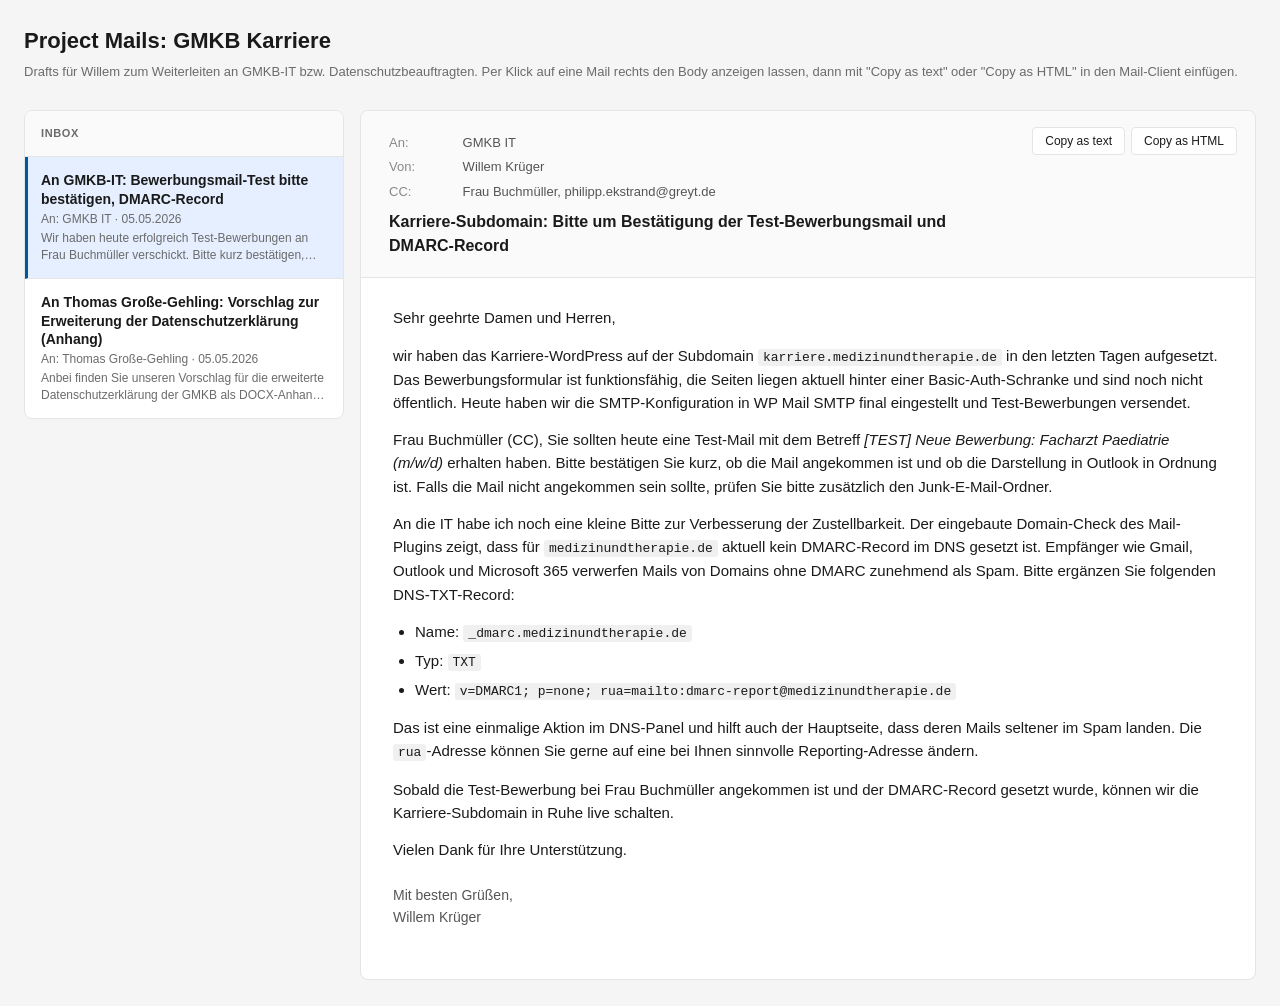
<file: correspondence/willem-2026-03-10-google-fonts-maps-tracking.html>
<!DOCTYPE html>
<html lang="de">
<head>
<meta charset="UTF-8">
<meta http-equiv="refresh" content="0; url=./">
<title>Verschoben</title>
<link rel="canonical" href="https://philipp-ekstrand.github.io/gmkb-landingpages/correspondence/">
</head>
<body>
<p>Diese Seite ist umgezogen. Weiterleitung zu <a href="./">Project Mails: GMKB Karriere</a> ...</p>
</body>
</html>
</file>
<file: assets/css/base.css>
/* ============================================================
   GMKB Recruiting-Landingpages – Base Stylesheet
   ============================================================
   Shared Design Tokens, Reset, Typography, Components.
   Wird von jeder Landingpage importiert.
   ============================================================ */

/* ------------------------------------------------------------
   1. FONT FACE (Self-hosted, DSGVO-konform)
   ------------------------------------------------------------ */

@font-face {
  font-family: 'Inter';
  font-style: normal;
  font-weight: 400 800;
  font-display: swap;
  src: url('../fonts/inter-latin.woff2') format('woff2');
  unicode-range: U+0000-00FF, U+0131, U+0152-0153, U+02BB-02BC, U+02C6, U+02DA, U+02DC, U+0304, U+0308, U+0329, U+2000-206F, U+20AC, U+2122, U+2191, U+2193, U+2212, U+2215, U+FEFF, U+FFFD;
}

@font-face {
  font-family: 'Inter';
  font-style: normal;
  font-weight: 400 800;
  font-display: swap;
  src: url('../fonts/inter-latin-ext.woff2') format('woff2');
  unicode-range: U+0100-02BA, U+02BD-02C5, U+02C7-02CC, U+02CE-02D7, U+02DD-02FF, U+0304, U+0308, U+0329, U+1D00-1DBF, U+1E00-1E9F, U+1EF2-1EFF, U+2020, U+20A0-20AB, U+20AD-20C0, U+2113, U+2C60-2C7F, U+A720-A7FF;
}

/* ------------------------------------------------------------
   2. DESIGN TOKENS (CSS Custom Properties)
   ------------------------------------------------------------ */

:root {
  /* --- Colors: GMKB Corporate Identity --- */
  --color-teal:            #046C6C;
  --color-teal-dark:       #034E4E;
  --color-teal-darker:     #022D2D;
  --color-teal-light:      #E8F5F5;
  --color-teal-text:       #006971;

  /* Accent: GMKB Rot (aus Hauptseite, sekundaere CI-Farbe) */
  --color-accent:          #BC1D1D;
  --color-accent-dark:     #9A1818;
  --color-accent-light:    #FDF2F2;

  --color-white:           #FFFFFF;
  --color-gray-light:      #F6F6F6;
  --color-gray-border:     #E5E5E5;
  --color-gray-input:      #E0E0E0;
  --color-gray-dark:       #1A1A1A;

  --color-text-dark:       #141412;
  --color-text-body:       #374151;
  --color-text-muted:      #6B7280;

  --color-error:           #DC2626;
  --color-success:         #059669;

  /* --- Gradients --- */
  --gradient-teal:         linear-gradient(135deg, #057A7A 0%, #046C6C 50%, #034E4E 100%);
  --gradient-teal-hover:   linear-gradient(135deg, #046C6C 0%, #034E4E 50%, #022D2D 100%);
  --gradient-teal-subtle:  linear-gradient(180deg, #046C6C 0%, #035858 100%);

  /* --- Typography --- */
  --font-family:           'Inter', -apple-system, BlinkMacSystemFont, 'Segoe UI', Roboto, sans-serif;

  --font-size-xs:          clamp(0.75rem, 0.7rem + 0.25vw, 0.8125rem);    /* ~12-13px */
  --font-size-sm:          clamp(0.8125rem, 0.75rem + 0.3vw, 0.9375rem);  /* ~13-15px */
  --font-size-base:        clamp(1rem, 0.95rem + 0.25vw, 1.125rem);       /* ~16-18px */
  --font-size-lg:          clamp(1.125rem, 1rem + 0.5vw, 1.3125rem);      /* ~18-21px */
  --font-size-h3:          clamp(1.25rem, 1.1rem + 0.75vw, 1.5rem);       /* ~20-24px */
  --font-size-h2:          clamp(2rem, 1.5rem + 1.25vw, 2.5rem);           /* ~32-40px */
  --font-size-h1:          clamp(2.5rem, 2rem + 2.5vw, 4.5rem);           /* ~40-72px */

  --font-weight-regular:   400;
  --font-weight-medium:    500;
  --font-weight-semibold:  600;
  --font-weight-bold:      700;
  --font-weight-extrabold: 800;

  --line-height-tight:     1.15;
  --line-height-heading:   1.2;
  --line-height-body:      1.6;

  --letter-spacing-tight:  -0.02em;
  --letter-spacing-normal: 0;
  --letter-spacing-wide:   0.05em;
  --letter-spacing-label:  0.1em;

  /* --- Spacing (8px base grid) --- */
  --space-1:    0.25rem;   /*  4px */
  --space-2:    0.5rem;    /*  8px */
  --space-3:    0.75rem;   /* 12px */
  --space-4:    1rem;      /* 16px */
  --space-5:    1.25rem;   /* 20px */
  --space-6:    1.5rem;    /* 24px */
  --space-8:    2rem;      /* 32px */
  --space-10:   2.5rem;    /* 40px */
  --space-12:   3rem;      /* 48px */
  --space-16:   4rem;      /* 64px */
  --space-20:   5rem;      /* 80px */
  --space-24:   6rem;      /* 96px */

  --section-padding: clamp(3rem, 5vw, 7.5rem);

  /* --- Layout --- */
  --container-max:    1300px;
  --container-narrow: 640px;
  --container-padding: clamp(12px, 4vw, 2rem);

  /* --- Border Radius --- */
  --radius-sm:   4px;
  --radius-md:   8px;
  --radius-lg:   12px;
  --radius-xl:   16px;

  /* --- Shadows --- */
  --shadow-sm:   0 1px 3px rgba(0, 0, 0, 0.06);
  --shadow-md:   0 4px 12px rgba(0, 0, 0, 0.08);
  --shadow-lg:   0 4px 24px rgba(0, 0, 0, 0.08);
  --shadow-xl:   0 8px 32px rgba(0, 0, 0, 0.12);
  --shadow-sticky: 0 -4px 12px rgba(0, 0, 0, 0.1);

  /* --- Transitions --- */
  --transition-fast:   150ms ease;
  --transition-base:   250ms ease;
  --transition-slow:   400ms ease;
  --transition-spring: 500ms cubic-bezier(0.34, 1.56, 0.64, 1);
}

/* ------------------------------------------------------------
   3. RESET
   ------------------------------------------------------------ */

*,
*::before,
*::after {
  box-sizing: border-box;
  margin: 0;
  padding: 0;
}

html {
  scroll-behavior: smooth;
  -webkit-text-size-adjust: 100%;
  text-size-adjust: 100%;
}

body {
  font-family: var(--font-family);
  font-size: var(--font-size-base);
  font-weight: var(--font-weight-regular);
  line-height: var(--line-height-body);
  color: var(--color-text-body);
  background-color: var(--color-white);
  -webkit-font-smoothing: antialiased;
  -moz-osx-font-smoothing: grayscale;
}

img,
picture,
video,
svg {
  display: block;
  max-width: 100%;
  height: auto;
}

a {
  color: inherit;
  text-decoration: none;
}

ul, ol {
  list-style: none;
}

button,
input,
textarea,
select {
  font: inherit;
  color: inherit;
}

button {
  cursor: pointer;
  border: none;
  background: none;
}

/* ------------------------------------------------------------
   4. TYPOGRAPHY
   ------------------------------------------------------------ */

h1, h2, h3, h4 {
  font-family: var(--font-family);
  color: var(--color-text-dark);
  line-height: var(--line-height-heading);
  letter-spacing: var(--letter-spacing-tight);
  text-wrap: balance;
}

h1 {
  font-size: var(--font-size-h1);
  font-weight: var(--font-weight-extrabold);
  line-height: var(--line-height-tight);
}

h2 {
  font-size: var(--font-size-h2);
  font-weight: var(--font-weight-bold);
}

h3 {
  font-size: var(--font-size-h3);
  font-weight: var(--font-weight-semibold);
}

p {
  max-width: 65ch;
}

.text-sm {
  font-size: var(--font-size-sm);
}

.text-lg {
  font-size: var(--font-size-lg);
}

.section-label {
  display: inline-block;
  font-size: var(--font-size-xs);
  font-weight: var(--font-weight-semibold);
  letter-spacing: var(--letter-spacing-label);
  text-transform: uppercase;
  color: var(--color-teal);
  margin-bottom: var(--space-4);
}

/* On dark backgrounds */
.section-label--light {
  color: var(--color-teal-light);
  opacity: 0.7;
}

/* ------------------------------------------------------------
   5. LAYOUT
   ------------------------------------------------------------ */

.container {
  width: 100%;
  max-width: var(--container-max);
  margin-inline: auto;
  padding-inline: var(--container-padding);
}

.container--narrow {
  max-width: var(--container-narrow);
}

.section {
  padding-block: var(--section-padding);
}

/* ------------------------------------------------------------
   6. BUTTONS
   ------------------------------------------------------------ */

.btn {
  display: inline-flex;
  align-items: center;
  justify-content: center;
  gap: var(--space-2);
  padding: var(--space-4) var(--space-8);
  font-size: var(--font-size-base);
  font-weight: var(--font-weight-semibold);
  line-height: 1;
  border-radius: var(--radius-md);
  transition: background-color var(--transition-fast),
              transform var(--transition-fast),
              box-shadow var(--transition-fast);
  text-align: center;
  white-space: nowrap;
  border: 2px solid transparent;
}

.btn:active {
  transform: translateY(0);
}

.btn:focus-visible {
  outline: 2px solid var(--color-teal);
  outline-offset: 2px;
}

/* Primary: Teal gradient, white text (default on light BGs) */
.btn--primary {
  background: var(--gradient-teal);
  color: var(--color-white);
  box-shadow: 0 2px 8px rgba(4, 108, 108, 0.3);
}

.btn--primary:hover {
  background: var(--gradient-teal-hover);
  box-shadow: 0 4px 16px rgba(4, 108, 108, 0.4);
  transform: translateY(-2px);
}

.btn--primary:active {
  box-shadow: 0 1px 4px rgba(4, 108, 108, 0.3);
}

/* Primary inverted: White background, teal text (on dark/teal BGs) */
.btn--primary-inverted {
  background-color: var(--color-white);
  color: var(--color-teal);
  box-shadow: 0 2px 8px rgba(0, 0, 0, 0.15);
}

.btn--primary-inverted:hover {
  background-color: #F0FAFA;
  box-shadow: 0 4px 16px rgba(0, 0, 0, 0.2);
  transform: translateY(-2px);
}

/* Large button (for CTAs) */
.btn--lg {
  padding: var(--space-5) var(--space-10);
  font-size: var(--font-size-lg);
}

/* Full-width button */
.btn--full {
  width: 100%;
}

/* Button with arrow icon */
.btn__arrow {
  transition: transform var(--transition-fast);
}

.btn:hover .btn__arrow {
  transform: translateX(3px);
}

/* ------------------------------------------------------------
   7. CARDS
   ------------------------------------------------------------ */

.card {
  background: var(--color-white);
  border-radius: var(--radius-lg);
  padding: var(--space-8);
  border: 1px solid rgba(0, 0, 0, 0.06);
  transition: transform var(--transition-base),
              box-shadow var(--transition-base);
}

.card:hover {
  transform: translateY(-4px);
  box-shadow: var(--shadow-md);
}

.card__icon {
  width: 40px;
  height: 40px;
  color: var(--color-teal);
  margin-bottom: var(--space-4);
}

.card__title {
  font-size: var(--font-size-h3);
  font-weight: var(--font-weight-semibold);
  color: var(--color-text-dark);
  margin-bottom: var(--space-2);
}

.card__text {
  font-size: var(--font-size-base);
  color: var(--color-text-body);
  line-height: var(--line-height-body);
}

/* ------------------------------------------------------------
   8. FORM INPUTS
   ------------------------------------------------------------ */

.form-group {
  position: relative;
  margin-bottom: var(--space-5);
}

.form-input {
  width: 100%;
  padding: var(--space-4);
  padding-top: 1.5rem;
  font-size: var(--font-size-base);
  border: 2px solid var(--color-gray-input);
  border-radius: var(--radius-md);
  background: var(--color-white);
  transition: border-color var(--transition-fast),
              box-shadow var(--transition-fast);
  appearance: none;
}

.form-input:focus {
  outline: none;
  border-color: var(--color-teal);
  box-shadow: 0 0 0 3px rgba(4, 108, 108, 0.15);
}

.form-input--error {
  border-color: var(--color-error);
}

.form-input--error:focus {
  box-shadow: 0 0 0 3px rgba(220, 38, 38, 0.15);
}

textarea.form-input {
  resize: vertical;
  min-height: 100px;
}

/* Floating label */
.form-label {
  position: absolute;
  top: 50%;
  left: var(--space-4);
  transform: translateY(-50%);
  font-size: var(--font-size-base);
  color: var(--color-text-muted);
  pointer-events: none;
  transition: transform var(--transition-fast),
              font-size var(--transition-fast),
              color var(--transition-fast);
  transform-origin: left top;
}

textarea ~ .form-label {
  top: var(--space-4);
  transform: translateY(0);
}

.form-input:focus ~ .form-label,
.form-input:not(:placeholder-shown) ~ .form-label {
  transform: translateY(-160%);
  font-size: var(--font-size-xs);
  color: var(--color-teal);
}

textarea.form-input:focus ~ .form-label,
textarea.form-input:not(:placeholder-shown) ~ .form-label {
  transform: translateY(-100%);
}

.form-error {
  display: none;
  font-size: var(--font-size-sm);
  color: var(--color-error);
  margin-top: var(--space-1);
}

.form-group--error .form-error {
  display: block;
}

/* Checkbox */
.form-checkbox {
  display: flex;
  align-items: flex-start;
  gap: var(--space-3);
  cursor: pointer;
}

.form-checkbox input[type="checkbox"] {
  flex-shrink: 0;
  width: 20px;
  height: 20px;
  margin-top: 2px;
  accent-color: var(--color-teal);
  cursor: pointer;
}

.form-checkbox__text {
  font-size: var(--font-size-sm);
  color: var(--color-text-body);
  line-height: var(--line-height-body);
}

.form-checkbox__text a {
  color: var(--color-teal);
  text-decoration: underline;
  text-underline-offset: 2px;
}

.form-checkbox__text a:hover {
  color: var(--color-teal-dark);
}

/* ------------------------------------------------------------
   9. SCROLL REVEAL ANIMATIONS
   ------------------------------------------------------------ */

.reveal {
  opacity: 0;
  transform: translateY(24px);
  transition: opacity var(--transition-slow),
              transform var(--transition-slow);
}

.reveal--visible {
  opacity: 1;
  transform: translateY(0);
}

.reveal--scale {
  opacity: 0;
  transform: scale(1.05);
  transition: opacity 1.2s ease,
              transform 1.2s ease;
}

.reveal--scale.reveal--visible {
  opacity: 1;
  transform: scale(1);
}

/* Stagger delays for children */
.reveal-stagger > *:nth-child(1) { transition-delay: 0ms; }
.reveal-stagger > *:nth-child(2) { transition-delay: 80ms; }
.reveal-stagger > *:nth-child(3) { transition-delay: 160ms; }
.reveal-stagger > *:nth-child(4) { transition-delay: 240ms; }
.reveal-stagger > *:nth-child(5) { transition-delay: 320ms; }
.reveal-stagger > *:nth-child(6) { transition-delay: 400ms; }
.reveal-stagger > *:nth-child(7) { transition-delay: 480ms; }

/* Hero-specific stagger */
.hero .reveal:nth-child(1) { transition-delay: 200ms; }
.hero .reveal:nth-child(2) { transition-delay: 400ms; }
.hero .reveal:nth-child(3) { transition-delay: 600ms; }

/* ------------------------------------------------------------
   10. REDUCED MOTION
   ------------------------------------------------------------ */

@media (prefers-reduced-motion: reduce) {
  *,
  *::before,
  *::after {
    animation-duration: 0.01ms !important;
    animation-iteration-count: 1 !important;
    transition-duration: 0.01ms !important;
    scroll-behavior: auto !important;
  }

  .reveal {
    opacity: 1;
    transform: none;
  }

  .reveal--scale {
    opacity: 1;
    transform: none;
  }

  .card:hover {
    transform: none;
  }

  .btn:hover {
    transform: none;
  }
}

/* ------------------------------------------------------------
   11. UTILITY CLASSES
   ------------------------------------------------------------ */

.sr-only {
  position: absolute;
  width: 1px;
  height: 1px;
  padding: 0;
  margin: -1px;
  overflow: hidden;
  clip: rect(0, 0, 0, 0);
  white-space: nowrap;
  border-width: 0;
}

.text-center { text-align: center; }
.text-white { color: var(--color-white); }
.text-teal { color: var(--color-teal); }
</file>
<file: pages/danke/styles.css>
/* ============================================================
   Danke-Seite – Styles
   ============================================================
   Minimale, fokussierte Danke-Seite nach Bewerbungseingang.
   Nutzt Design Tokens aus base.css.
   ============================================================ */

/* Layout */
.danke {
  min-height: 100vh;
  display: flex;
  align-items: center;
  justify-content: center;
  padding: var(--space-6) var(--space-4);
  background: var(--color-bg);
}

.danke__container {
  max-width: 560px;
  width: 100%;
  text-align: center;
}

/* Icon */
.danke__icon {
  margin-bottom: var(--space-6);
  animation: danke-pop 0.6s cubic-bezier(0.16, 1, 0.3, 1) both;
}

@keyframes danke-pop {
  0% {
    opacity: 0;
    transform: scale(0.6);
  }
  100% {
    opacity: 1;
    transform: scale(1);
  }
}

/* Heading */
.danke__heading {
  font-size: clamp(1.5rem, 4vw, 2rem);
  font-weight: 700;
  color: var(--color-text);
  margin-bottom: var(--space-3);
  line-height: 1.2;
}

/* Text */
.danke__text {
  font-size: var(--text-lg);
  color: var(--color-text-muted);
  line-height: 1.6;
  margin-bottom: var(--space-8);
}

.danke__text strong {
  color: var(--color-text);
}

/* Steps */
.danke__steps {
  background: var(--color-surface);
  border: 1px solid var(--color-border);
  border-radius: var(--radius-lg);
  padding: var(--space-6);
  margin-bottom: var(--space-8);
  text-align: left;
}

.danke__steps-heading {
  font-size: var(--text-base);
  font-weight: 600;
  color: var(--color-text);
  margin-bottom: var(--space-4);
}

.danke__steps-list {
  list-style: none;
  padding: 0;
  margin: 0;
  counter-reset: steps;
}

.danke__steps-list li {
  counter-increment: steps;
  position: relative;
  padding-left: 40px;
  margin-bottom: var(--space-4);
  font-size: var(--text-sm);
  color: var(--color-text-muted);
  line-height: 1.6;
}

.danke__steps-list li:last-child {
  margin-bottom: 0;
}

.danke__steps-list li::before {
  content: counter(steps);
  position: absolute;
  left: 0;
  top: 0;
  width: 28px;
  height: 28px;
  border-radius: 50%;
  background: var(--color-primary);
  color: #fff;
  font-size: 13px;
  font-weight: 600;
  display: flex;
  align-items: center;
  justify-content: center;
}

.danke__steps-list li strong {
  color: var(--color-text);
}

/* Actions */
.danke__actions {
  display: flex;
  justify-content: center;
}

.danke__btn {
  min-width: 200px;
}

/* Button outline variant (if not in base.css) */
.btn--outline {
  background: transparent;
  color: var(--color-primary);
  border: 2px solid var(--color-primary);
  padding: var(--space-3) var(--space-6);
  border-radius: var(--radius-md);
  font-weight: 600;
  font-size: var(--text-base);
  cursor: pointer;
  text-decoration: none;
  display: inline-flex;
  align-items: center;
  justify-content: center;
  transition: background 0.2s ease, color 0.2s ease;
}

.btn--outline:hover {
  background: var(--color-primary);
  color: #fff;
}

.btn--outline:focus-visible {
  outline: 2px solid var(--color-primary);
  outline-offset: 2px;
}

/* Footer */
.danke-footer {
  padding: var(--space-4) var(--space-4);
  text-align: center;
  border-top: 1px solid var(--color-border);
}

.danke-footer__inner {
  max-width: 560px;
  margin: 0 auto;
  display: flex;
  flex-direction: column;
  gap: var(--space-2);
  font-size: var(--text-xs);
  color: var(--color-text-muted);
}

.danke-footer__nav {
  display: flex;
  gap: var(--space-4);
  justify-content: center;
}

.danke-footer__nav a {
  color: var(--color-text-muted);
  text-decoration: none;
  transition: color 0.2s ease;
}

.danke-footer__nav a:hover {
  color: var(--color-primary);
}

/* Reduced motion */
@media (prefers-reduced-motion: reduce) {
  .danke__icon {
    animation: none;
  }
}

/* Tablet+ */
@media (min-width: 768px) {
  .danke {
    padding: var(--space-10) var(--space-6);
  }

  .danke__steps {
    padding: var(--space-8);
  }

  .danke-footer__inner {
    flex-direction: row;
    justify-content: space-between;
    align-items: center;
  }
}
</file>
